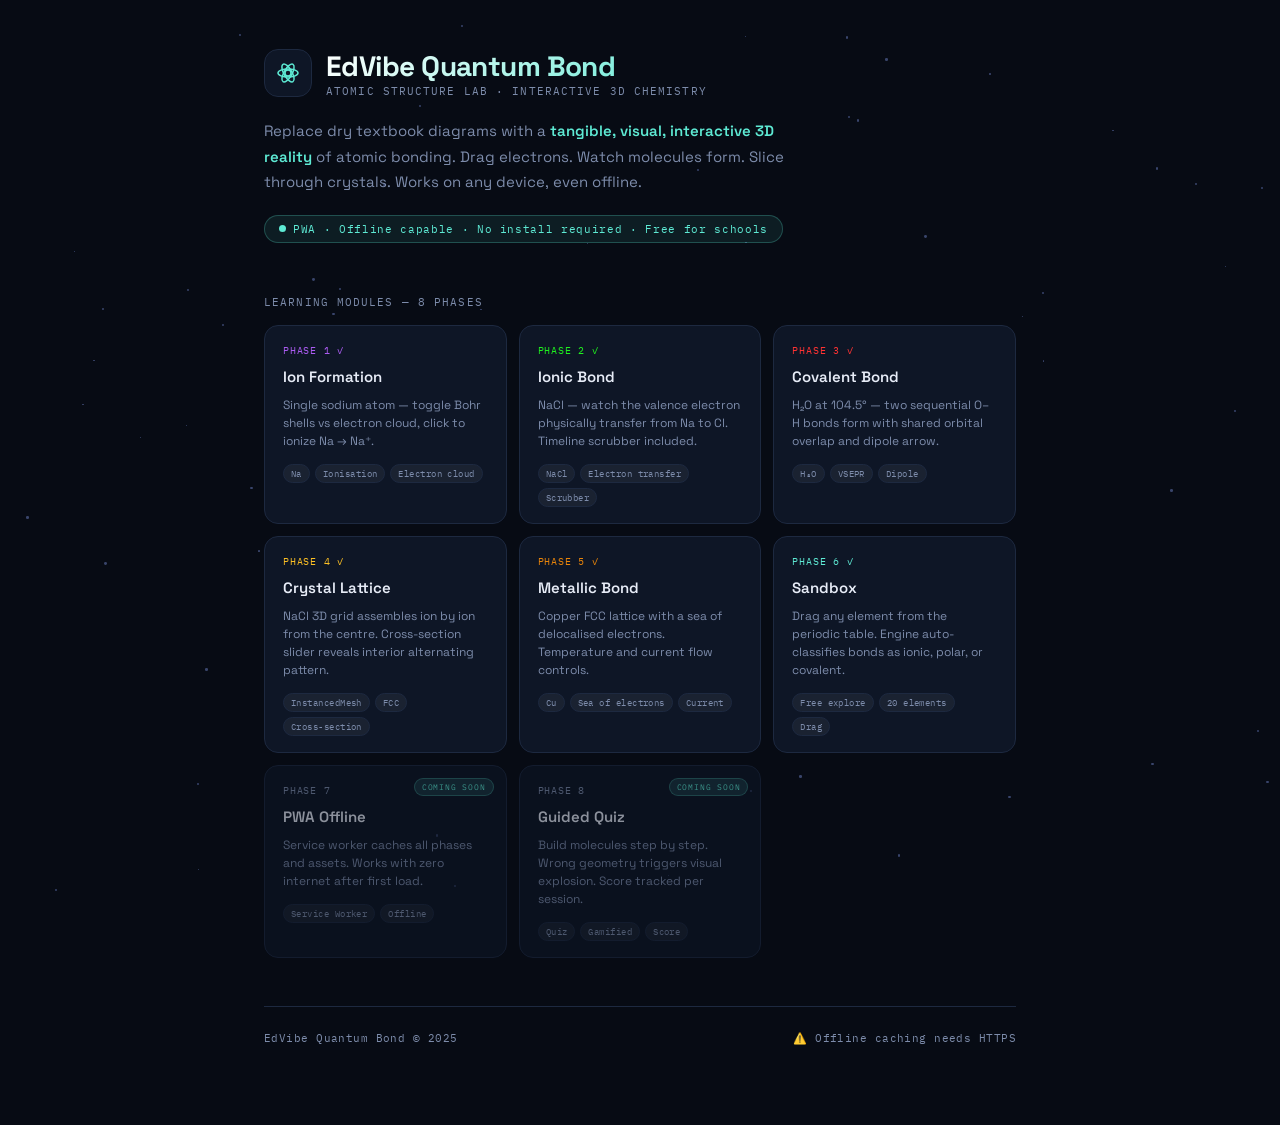
<file: index.html>
<!DOCTYPE html>
<html lang="en">
<head>
<meta charset="UTF-8" />
<meta name="viewport" content="width=device-width, initial-scale=1.0, viewport-fit=cover" />
<meta name="theme-color" content="#070b14" />
<meta name="color-scheme" content="dark" />

<!-- Primary Meta Tags -->
<title>EdVibe Quantum Bond — Interactive 3D Chemistry Lab</title>
<meta name="title" content="EdVibe Quantum Bond — Interactive 3D Chemistry Lab" />
<meta name="description" content="Learn atomic bonding through real-time 3D visualization. Ionic, covalent, metallic bonds, crystal lattices, sandbox mode. Works offline. Free for schools worldwide." />
<meta name="keywords" content="chemistry, atomic bonding, NaCl crystal, covalent bond, ionic bond, metallic bond, periodic table, 3D chemistry, educational, PWA, Three.js" />
<meta name="author" content="EdVibe" />
<meta name="robots" content="index, follow" />

<!-- Open Graph / Facebook -->
<meta property="og:type" content="website" />
<meta property="og:url" content="https://edvibeke.github.io/quantum-bond/" />
<meta property="og:title" content="EdVibe Quantum Bond — Interactive 3D Chemistry Lab" />
<meta property="og:description" content="Replace dry textbook diagrams with tangible 3D atomic bonding. Drag electrons. Slice through crystals. Works offline." />
<meta property="og:image" content="https://edvibeke.github.io/quantum-bond/og-image.png" />

<!-- Twitter -->
<meta property="twitter:card" content="summary_large_image" />
<meta property="twitter:url" content="https://edvibeke.github.io/quantum-bond/" />
<meta property="twitter:title" content="EdVibe Quantum Bond — Interactive 3D Chemistry Lab" />
<meta property="twitter:description" content="Learn atomic bonding through real-time 3D visualization. Ionic, covalent, metallic, sandbox. PWA offline." />
<meta property="twitter:image" content="https://edvibeke.github.io/quantum-bond/og-image.png" />

<!-- Apple / iOS -->
<meta name="apple-mobile-web-app-capable" content="yes" />
<meta name="apple-mobile-web-app-status-bar-style" content="black-translucent" />
<meta name="apple-mobile-web-app-title" content="EdVibe Chemistry" />
<link rel="apple-touch-icon" href="icons/icon-192.png" />

<!-- Manifest + PWA -->
<link rel="manifest" href="/quantum-bond/manifest.json" />

<!-- Canonical URL -->
<link rel="canonical" href="https://edvibeke.github.io/quantum-bond/" />

<!-- Preconnect for fonts -->
<link rel="preconnect" href="https://fonts.googleapis.com">
<link href="https://fonts.googleapis.com/css2?family=Space+Grotesk:wght@400;500;600;700&family=IBM+Plex+Mono:wght@400;500;600&display=swap" rel="stylesheet">

<style>
  :root {
    --bg:           #070b14;
    --panel:        #0e1626;
    --panel-border: #1d2940;
    --text:         #e7ecf7;
    --text-dim:     #7d8cab;
    --accent:       #5eead4;
    --ion:          #fbbf24;
  }

  * { box-sizing: border-box; margin: 0; padding: 0; }

  html, body {
    width: 100%; min-height: 100%;
    background: var(--bg);
    color: var(--text);
    font-family: 'Space Grotesk', sans-serif;
  }

  /* ---- Starfield ---- */
  .stars {
    position: fixed; inset: 0; z-index: 0; overflow: hidden; pointer-events: none;
  }
  .star {
    position: absolute;
    border-radius: 50%;
    background: #39456b;
    animation: twinkle linear infinite;
  }
  @keyframes twinkle {
    0%, 100% { opacity: 0.2; }
    50%       { opacity: 0.7; }
  }

  /* ---- Layout ---- */
  .page {
    position: relative; z-index: 1;
    max-width: 800px;
    margin: 0 auto;
    padding: 48px 24px 80px;
  }

  /* ---- Header ---- */
  .header { margin-bottom: 52px; }

  .brand-row {
    display: flex; align-items: center; gap: 14px; margin-bottom: 20px;
  }
  .brand-mark {
    width: 48px; height: 48px;
    background: var(--panel);
    border: 1px solid var(--panel-border);
    border-radius: 14px;
    display: flex; align-items: center; justify-content: center;
  }
  .brand-mark svg {
    width: 24px; height: 24px;
    stroke: var(--accent);
    fill: none;
    stroke-width: 1.5;
    stroke-linecap: round;
    stroke-linejoin: round;
  }
  .brand-title { 
    font-size: 28px; font-weight: 700; letter-spacing: -0.02em; 
    background: linear-gradient(135deg, #fff 0%, var(--accent) 100%);
    -webkit-background-clip: text;
    background-clip: text;
    color: transparent;
  }
  .brand-sub {
    font-family: 'IBM Plex Mono', monospace;
    font-size: 11px; color: var(--text-dim);
    letter-spacing: 0.1em; text-transform: uppercase;
  }

  .hero-desc {
    font-size: 15px; color: var(--text-dim); line-height: 1.7; max-width: 540px;
  }
  .hero-desc strong { color: var(--accent); font-weight: 600; }

  /* ---- Offline badge ---- */
  .offline-badge {
    display: inline-flex; align-items: center; gap: 7px;
    background: rgba(94,234,212,0.08);
    border: 1px solid rgba(94,234,212,0.25);
    border-radius: 999px;
    padding: 6px 14px;
    font-family: 'IBM Plex Mono', monospace;
    font-size: 11px; color: var(--accent);
    letter-spacing: 0.06em;
    margin-top: 20px;
  }
  .offline-badge .dot {
    width: 7px; height: 7px;
    background: var(--accent);
    border-radius: 50%;
    animation: pulse 2s ease-in-out infinite;
  }
  @keyframes pulse {
    0%,100% { opacity:1; transform:scale(1); }
    50%      { opacity:0.4; transform:scale(0.7); }
  }

  /* ---- Phase grid ---- */
  .section-label {
    font-family: 'IBM Plex Mono', monospace;
    font-size: 11px; letter-spacing: 0.1em;
    color: var(--text-dim); text-transform: uppercase;
    margin-bottom: 16px;
  }

  .phase-grid {
    display: grid;
    grid-template-columns: repeat(auto-fill, minmax(220px, 1fr));
    gap: 12px;
    margin-bottom: 48px;
  }

  .phase-card {
    display: flex; flex-direction: column; gap: 10px;
    background: var(--panel);
    border: 1px solid var(--panel-border);
    border-radius: 14px;
    padding: 18px 18px 16px;
    text-decoration: none;
    color: var(--text);
    transition: border-color 0.2s ease, transform 0.15s ease, box-shadow 0.2s ease;
    position: relative; overflow: hidden;
  }
  .phase-card:hover {
    border-color: var(--accent);
    transform: translateY(-2px);
    box-shadow: 0 8px 24px rgba(0,0,0,0.4);
  }
  .phase-card::before {
    content: '';
    position: absolute; top: 0; left: 0; right: 0; height: 2px;
    background: var(--card-color, var(--accent));
    opacity: 0;
    transition: opacity 0.2s ease;
  }
  .phase-card:hover::before { opacity: 1; }

  .phase-card.coming-soon {
    opacity: 0.6;
    cursor: not-allowed;
    pointer-events: none;
  }
  .phase-card.coming-soon::after {
    content: 'COMING SOON';
    position: absolute; top: 12px; right: 12px;
    font-family: 'IBM Plex Mono', monospace;
    font-size: 8px; letter-spacing: 0.1em;
    color: var(--accent);
    background: rgba(94,234,212,0.15);
    border: 1px solid rgba(94,234,212,0.3);
    border-radius: 999px; padding: 3px 7px;
  }

  .phase-num {
    font-family: 'IBM Plex Mono', monospace;
    font-size: 10px; letter-spacing: 0.08em;
    color: var(--card-color, var(--accent));
  }
  .phase-name { font-size: 15px; font-weight: 600; }
  .phase-desc { font-size: 12px; color: var(--text-dim); line-height: 1.5; }

  .phase-tags {
    display: flex; flex-wrap: wrap; gap: 5px; margin-top: 4px;
  }
  .tag {
    font-family: 'IBM Plex Mono', monospace;
    font-size: 9px; letter-spacing: 0.05em;
    padding: 3px 7px; border-radius: 999px;
    background: rgba(255,255,255,0.05);
    border: 1px solid var(--panel-border);
    color: var(--text-dim);
  }

  /* ---- Footer ---- */
  .footer {
    border-top: 1px solid var(--panel-border);
    padding-top: 24px;
    display: flex; justify-content: space-between; align-items: center; flex-wrap: wrap; gap: 12px;
    font-family: 'IBM Plex Mono', monospace; font-size: 11px; color: var(--text-dim);
    letter-spacing: 0.04em;
  }

  /* ---- Install button ---- */
  #installBtn {
    display: none;
    align-items: center; gap: 8px;
    background: var(--accent); color: var(--bg);
    font-family: 'Space Grotesk', sans-serif;
    font-size: 13px; font-weight: 600;
    padding: 10px 20px; border-radius: 10px; border: none;
    cursor: pointer; transition: opacity 0.2s;
    margin-bottom: 28px;
  }
  #installBtn:hover { opacity: 0.88; }
  #installBtn.show { display: inline-flex; }

  @media (max-width: 500px) {
    .brand-title { font-size: 22px; }
    .page { padding: 32px 16px 60px; }
    .phase-grid { grid-template-columns: 1fr; }
  }
</style>
</head>
<body>

<!-- Starfield -->
<div class="stars" id="stars"></div>

<div class="page">

  <!-- Header -->
  <div class="header">
    <div class="brand-row">
      <div class="brand-mark">
        <svg viewBox="0 0 24 24">
          <circle cx="12" cy="12" r="3"/>
          <ellipse cx="12" cy="12" rx="10" ry="4" transform="rotate(0 12 12)"/>
          <ellipse cx="12" cy="12" rx="10" ry="4" transform="rotate(60 12 12)"/>
          <ellipse cx="12" cy="12" rx="10" ry="4" transform="rotate(120 12 12)"/>
        </svg>
      </div>
      <div>
        <div class="brand-title">EdVibe Quantum Bond</div>
        <div class="brand-sub">Atomic Structure Lab &middot; Interactive 3D Chemistry</div>
      </div>
    </div>

    <p class="hero-desc">
      Replace dry textbook diagrams with a <strong>tangible, visual, interactive 3D reality</strong>
      of atomic bonding. Drag electrons. Watch molecules form. Slice through crystals.
      Works on any device, even offline.
    </p>

    <div class="offline-badge">
      <span class="dot"></span>
      PWA &middot; Offline capable &middot; No install required &middot; Free for schools
    </div>
  </div>

  <!-- Install prompt -->
  <button id="installBtn">📱 Add to Home Screen</button>

  <!-- Phase cards -->
  <div class="section-label">Learning Modules — 8 Phases</div>
  <div class="phase-grid">

    <a class="phase-card" href="phase1/index.html" style="--card-color:#ab5cf2">
      <div class="phase-num">PHASE 1 ✓</div>
      <div class="phase-name">Ion Formation</div>
      <div class="phase-desc">Single sodium atom — toggle Bohr shells vs electron cloud, click to ionize Na → Na⁺.</div>
      <div class="phase-tags"><span class="tag">Na</span><span class="tag">Ionisation</span><span class="tag">Electron cloud</span></div>
    </a>

    <a class="phase-card" href="phase2/index.html" style="--card-color:#1ff01f">
      <div class="phase-num">PHASE 2 ✓</div>
      <div class="phase-name">Ionic Bond</div>
      <div class="phase-desc">NaCl — watch the valence electron physically transfer from Na to Cl. Timeline scrubber included.</div>
      <div class="phase-tags"><span class="tag">NaCl</span><span class="tag">Electron transfer</span><span class="tag">Scrubber</span></div>
    </a>

    <a class="phase-card" href="phase3/index.html" style="--card-color:#ff3333">
      <div class="phase-num">PHASE 3 ✓</div>
      <div class="phase-name">Covalent Bond</div>
      <div class="phase-desc">H₂O at 104.5° — two sequential O–H bonds form with shared orbital overlap and dipole arrow.</div>
      <div class="phase-tags"><span class="tag">H₂O</span><span class="tag">VSEPR</span><span class="tag">Dipole</span></div>
    </a>

    <a class="phase-card" href="phase4/index.html" style="--card-color:#fbbf24">
      <div class="phase-num">PHASE 4 ✓</div>
      <div class="phase-name">Crystal Lattice</div>
      <div class="phase-desc">NaCl 3D grid assembles ion by ion from the centre. Cross-section slider reveals interior alternating pattern.</div>
      <div class="phase-tags"><span class="tag">InstancedMesh</span><span class="tag">FCC</span><span class="tag">Cross-section</span></div>
    </a>

    <a class="phase-card" href="phase5/index.html" style="--card-color:#e8840a">
      <div class="phase-num">PHASE 5 ✓</div>
      <div class="phase-name">Metallic Bond</div>
      <div class="phase-desc">Copper FCC lattice with a sea of delocalised electrons. Temperature and current flow controls.</div>
      <div class="phase-tags"><span class="tag">Cu</span><span class="tag">Sea of electrons</span><span class="tag">Current</span></div>
    </a>

    <a class="phase-card" href="phase6/index.html" style="--card-color:#5eead4">
      <div class="phase-num">PHASE 6 ✓</div>
      <div class="phase-name">Sandbox</div>
      <div class="phase-desc">Drag any element from the periodic table. Engine auto-classifies bonds as ionic, polar, or covalent.</div>
      <div class="phase-tags"><span class="tag">Free explore</span><span class="tag">20 elements</span><span class="tag">Drag</span></div>
    </a>

    <div class="phase-card coming-soon" style="--card-color:#7d8cab">
      <div class="phase-num">PHASE 7</div>
      <div class="phase-name">PWA Offline</div>
      <div class="phase-desc">Service worker caches all phases and assets. Works with zero internet after first load.</div>
      <div class="phase-tags"><span class="tag">Service Worker</span><span class="tag">Offline</span></div>
    </div>

    <div class="phase-card coming-soon" style="--card-color:#7d8cab">
      <div class="phase-num">PHASE 8</div>
      <div class="phase-name">Guided Quiz</div>
      <div class="phase-desc">Build molecules step by step. Wrong geometry triggers visual explosion. Score tracked per session.</div>
      <div class="phase-tags"><span class="tag">Quiz</span><span class="tag">Gamified</span><span class="tag">Score</span></div>
    </div>

  </div>

  <!-- Footer -->
  <div class="footer">
    <span>EdVibe Quantum Bond &copy; 2025</span>
    <span id="swStatus">Checking offline status…</span>
  </div>

</div>

<script>
  /* ---- Starfield ---- */
  const starsEl = document.getElementById('stars');
  for (let i = 0; i < 80; i++) {
    const s = document.createElement('div');
    s.className = 'star';
    const size = 1 + Math.random() * 2;
    s.style.cssText = `
      width:${size}px; height:${size}px;
      top:${Math.random()*100}%;
      left:${Math.random()*100}%;
      animation-duration:${3+Math.random()*5}s;
      animation-delay:${Math.random()*5}s;
    `;
    starsEl.appendChild(s);
  }

  /* ---- Service worker registration ---- */
  if ('serviceWorker' in navigator) {
    navigator.serviceWorker
      .register('/quantum-bond/sw.js', { scope: '/quantum-bond/' })
      .then(reg => {
        const el = document.getElementById('swStatus');
        if (reg.active) {
          el.textContent = '✓ Offline ready — all phases cached';
          el.style.color = '#5eead4';
        } else if (reg.installing) {
          el.textContent = '⏳ Caching phases for offline use…';
          reg.installing.addEventListener('statechange', e => {
            if (e.target.state === 'activated') {
              el.textContent = '✓ Offline ready — all phases cached';
              el.style.color = '#5eead4';
            }
          });
        } else {
          el.textContent = 'Offline ready';
          el.style.color = '#5eead4';
        }
      })
      .catch(() => {
        document.getElementById('swStatus').textContent = '⚠️ Offline caching needs HTTPS';
      });
  } else {
    document.getElementById('swStatus').textContent = 'Service Worker not supported';
  }

  /* ---- PWA install prompt ---- */
  let deferredPrompt = null;
  const installBtn = document.getElementById('installBtn');

  window.addEventListener('beforeinstallprompt', e => {
    e.preventDefault();
    deferredPrompt = e;
    installBtn.classList.add('show');
  });

  installBtn.addEventListener('click', async () => {
    if (!deferredPrompt) return;
    deferredPrompt.prompt();
    const { outcome } = await deferredPrompt.userChoice;
    deferredPrompt = null;
    if (outcome === 'accepted') installBtn.classList.remove('show');
  });

  window.addEventListener('appinstalled', () => {
    installBtn.classList.remove('show');
  });
</script>
</body>
</html>
</file>
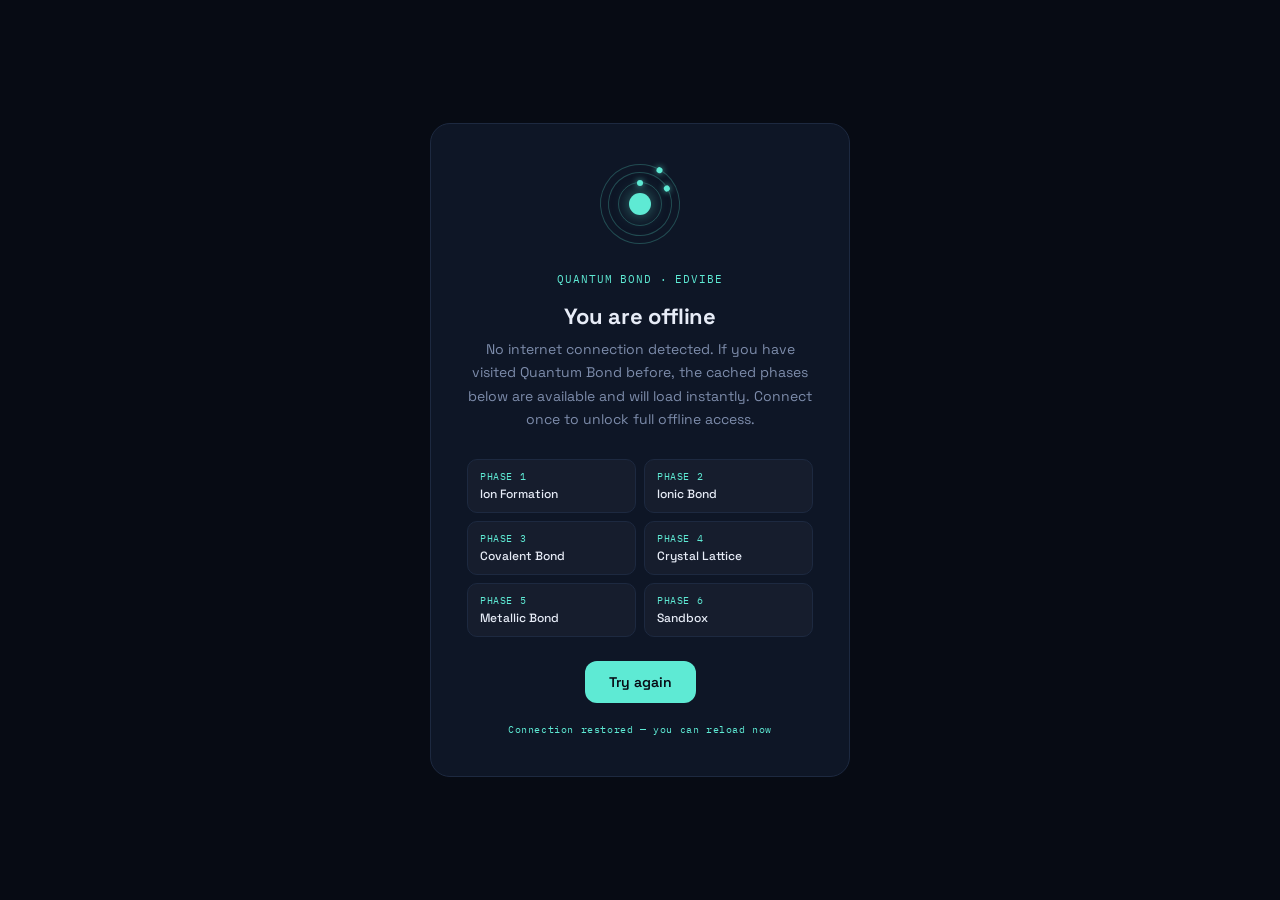
<file: offline.html>
<!DOCTYPE html>
<html lang="en">
<head>
<meta charset="UTF-8" />
<meta name="viewport" content="width=device-width, initial-scale=1.0" />
<title>Quantum Bond — Offline</title>
<link rel="preconnect" href="https://fonts.googleapis.com">
<link href="https://fonts.googleapis.com/css2?family=Space+Grotesk:wght@400;500;600;700&family=IBM+Plex+Mono:wght@400;500;600&display=swap" rel="stylesheet">
<style>
  :root {
    --bg:           #070b14;
    --panel:        #0e1626;
    --panel-border: #1d2940;
    --text:         #e7ecf7;
    --text-dim:     #7d8cab;
    --accent:       #5eead4;
  }

  * { box-sizing: border-box; margin: 0; padding: 0; }

  html, body {
    width: 100%; height: 100%;
    background: var(--bg);
    color: var(--text);
    font-family: 'Space Grotesk', sans-serif;
    display: flex;
    align-items: center;
    justify-content: center;
    text-align: center;
    padding: 24px;
  }

  .card {
    background: var(--panel);
    border: 1px solid var(--panel-border);
    border-radius: 20px;
    padding: 40px 36px;
    max-width: 420px;
    width: 100%;
  }

  /* ---- Atom animation (pure CSS, no Three.js needed) ---- */
  .atom-icon {
    width: 80px;
    height: 80px;
    margin: 0 auto 28px;
    position: relative;
  }

  .nucleus {
    width: 22px;
    height: 22px;
    background: var(--accent);
    border-radius: 50%;
    position: absolute;
    top: 50%; left: 50%;
    transform: translate(-50%, -50%);
    box-shadow: 0 0 16px rgba(94,234,212,0.5);
  }

  .orbit {
    position: absolute;
    top: 50%; left: 50%;
    border: 1px solid rgba(94,234,212,0.25);
    border-radius: 50%;
    transform-origin: center center;
  }

  .orbit-1 {
    width: 44px; height: 44px;
    margin: -22px 0 0 -22px;
    animation: spin 2.2s linear infinite;
  }
  .orbit-2 {
    width: 64px; height: 64px;
    margin: -32px 0 0 -32px;
    animation: spin 3.6s linear infinite reverse;
    transform: rotate(60deg);
  }
  .orbit-3 {
    width: 80px; height: 80px;
    margin: -40px 0 0 -40px;
    animation: spin 5s linear infinite;
    transform: rotate(30deg);
  }

  .electron {
    width: 6px; height: 6px;
    background: var(--accent);
    border-radius: 50%;
    position: absolute;
    top: -3px; left: 50%;
    margin-left: -3px;
    box-shadow: 0 0 6px rgba(94,234,212,0.8);
  }

  @keyframes spin {
    from { transform: rotate(0deg); }
    to   { transform: rotate(360deg); }
  }

  /* ---- Text ---- */
  h1 {
    font-size: 22px;
    font-weight: 700;
    margin-bottom: 8px;
    letter-spacing: -0.01em;
  }

  .sub {
    font-family: 'IBM Plex Mono', monospace;
    font-size: 11px;
    letter-spacing: 0.08em;
    color: var(--accent);
    text-transform: uppercase;
    margin-bottom: 16px;
  }

  p {
    font-size: 14px;
    color: var(--text-dim);
    line-height: 1.65;
    margin-bottom: 28px;
  }

  /* ---- Phase links (cached, always work offline) ---- */
  .phase-grid {
    display: grid;
    grid-template-columns: 1fr 1fr;
    gap: 8px;
    margin-bottom: 24px;
  }

  .phase-link {
    display: flex;
    flex-direction: column;
    align-items: flex-start;
    gap: 3px;
    background: rgba(255,255,255,0.03);
    border: 1px solid var(--panel-border);
    border-radius: 10px;
    padding: 10px 12px;
    text-decoration: none;
    color: var(--text);
    transition: border-color 0.2s ease, background 0.2s ease;
  }
  .phase-link:hover {
    border-color: var(--accent);
    background: rgba(94,234,212,0.06);
  }
  .phase-num {
    font-family: 'IBM Plex Mono', monospace;
    font-size: 10px;
    color: var(--accent);
    letter-spacing: 0.06em;
  }
  .phase-name {
    font-size: 12px;
    font-weight: 500;
  }

  /* ---- Retry button ---- */
  .retry-btn {
    display: inline-flex;
    align-items: center;
    gap: 8px;
    background: var(--accent);
    color: var(--bg);
    font-family: 'Space Grotesk', sans-serif;
    font-size: 14px;
    font-weight: 600;
    padding: 12px 24px;
    border-radius: 12px;
    border: none;
    cursor: pointer;
    transition: opacity 0.2s ease;
    text-decoration: none;
  }
  .retry-btn:hover { opacity: 0.88; }

  .status-row {
    margin-top: 20px;
    font-family: 'IBM Plex Mono', monospace;
    font-size: 10px;
    color: var(--text-dim);
    letter-spacing: 0.06em;
  }

  @media (max-width: 400px) {
    .card { padding: 28px 20px; }
    .phase-grid { grid-template-columns: 1fr; }
  }
</style>
</head>
<body>
<div class="card">

  <!-- CSS atom animation — no Three.js required offline -->
  <div class="atom-icon">
    <div class="nucleus"></div>
    <div class="orbit orbit-1"><div class="electron"></div></div>
    <div class="orbit orbit-2"><div class="electron"></div></div>
    <div class="orbit orbit-3"><div class="electron"></div></div>
  </div>

  <div class="sub">Quantum Bond &middot; EdVibe</div>
  <h1>You are offline</h1>
  <p>
    No internet connection detected. If you have visited Quantum Bond before,
    the cached phases below are available and will load instantly.
    Connect once to unlock full offline access.
  </p>

  <!-- Cached phase quick-links -->
  <div class="phase-grid">
    <a class="phase-link" href="/quantum-bond/phase1/index.html">
      <span class="phase-num">PHASE 1</span>
      <span class="phase-name">Ion Formation</span>
    </a>
    <a class="phase-link" href="/quantum-bond/phase2/index.html">
      <span class="phase-num">PHASE 2</span>
      <span class="phase-name">Ionic Bond</span>
    </a>
    <a class="phase-link" href="/quantum-bond/phase3/index.html">
      <span class="phase-num">PHASE 3</span>
      <span class="phase-name">Covalent Bond</span>
    </a>
    <a class="phase-link" href="/quantum-bond/phase4/index.html">
      <span class="phase-num">PHASE 4</span>
      <span class="phase-name">Crystal Lattice</span>
    </a>
    <a class="phase-link" href="/quantum-bond/phase5/index.html">
      <span class="phase-num">PHASE 5</span>
      <span class="phase-name">Metallic Bond</span>
    </a>
    <a class="phase-link" href="/quantum-bond/phase6/index.html">
      <span class="phase-num">PHASE 6</span>
      <span class="phase-name">Sandbox</span>
    </a>
  </div>

  <a class="retry-btn" href="javascript:window.location.reload()">
    Try again
  </a>

  <div class="status-row" id="statusRow">
    Checking connection&hellip;
  </div>
</div>

<script>
  /* Update status row with connection state */
  function updateStatus() {
    const el = document.getElementById('statusRow');
    if (navigator.onLine) {
      el.textContent = 'Connection restored — you can reload now';
      el.style.color = '#5eead4';
    } else {
      el.textContent = 'Still offline — cached phases above work without internet';
    }
  }
  updateStatus();
  window.addEventListener('online',  updateStatus);
  window.addEventListener('offline', updateStatus);
</script>
</body>
</html>
</file>
